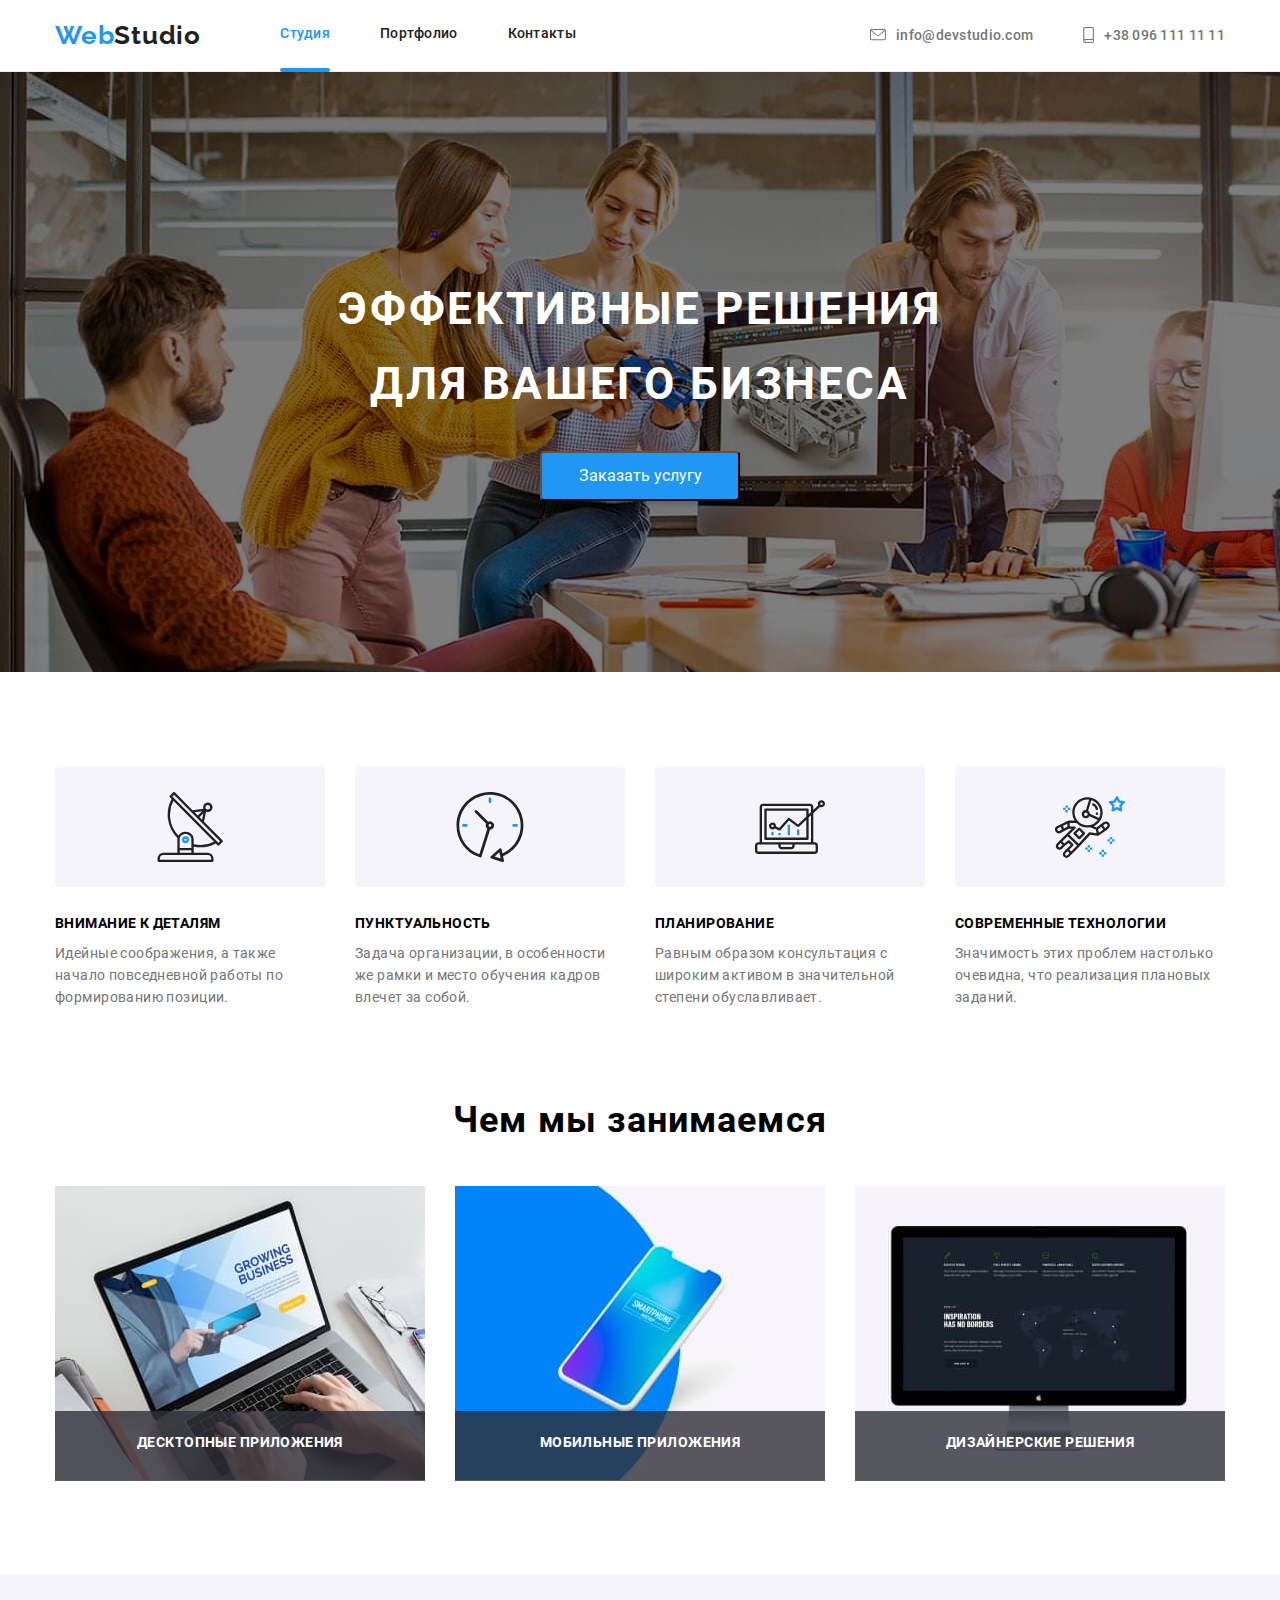
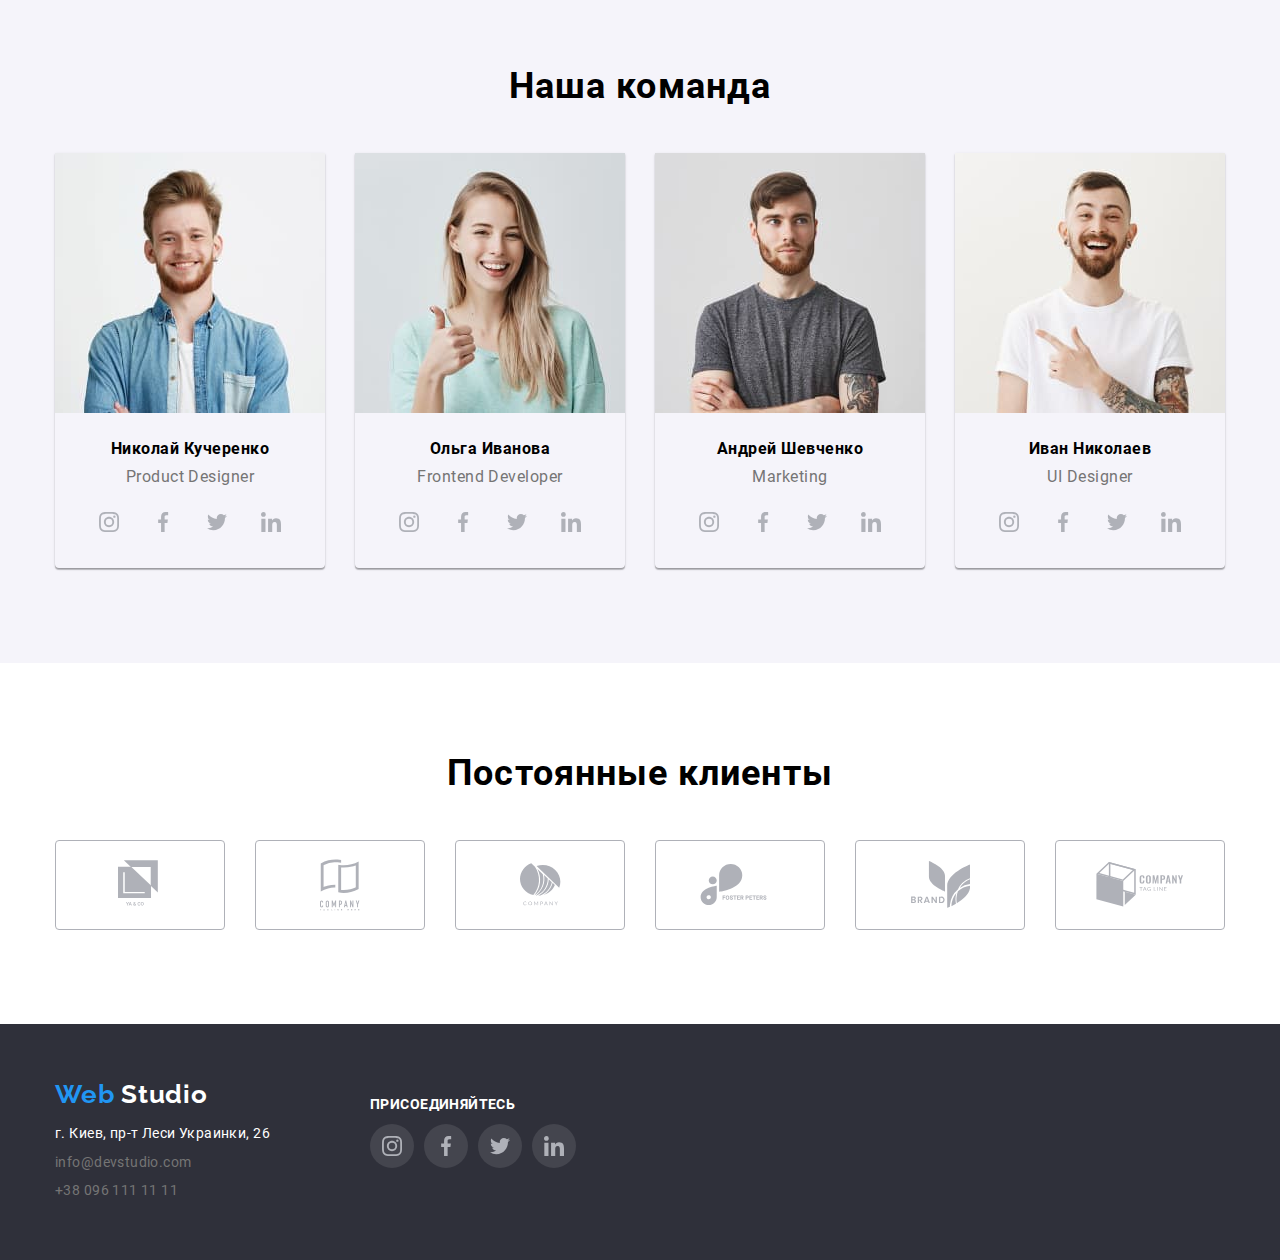
<file: index.html>
<!DOCTYPE html>
<html lang="ru">
  <head>
    <meta charset="UTF-8" />
    <meta name="viewport" content="width=device-width, initial-scale=1.0" />
  <link rel="stylesheet" href="./fonts/">
   <link rel="stylesheet" href="./css/main.min.css">
    <title>WebStudio</title>
  </head>
  <body>
    <!-- ======================backdrop and modal=================================-->
      <div class="backdrop is-hidden" data-modal>
        <div class="modal">
          <form action="none">
            <p class="form-text">Оставьте свои данные, мы вам перезвоним</p>
            <div class="input-box">
              <label class="input-box__label">
                <input class="input-box__input" type="text" placeholder=" " />
                <span class="input-box__label--text">Имя</span>
      
                <svg class="input-box__label--icon" width="18" height="18">
                  <use href="./symbol-defs.svg#person">
      
                  </use>
                </svg>
      
      
              </label>
            </div>
            <div class="input-box">
              <label class="input-box__label">
                <input class="input-box__input" type="text" />
                <span class="input-box__label--text">Телефон</span>
                <svg class="input-box__label--icon" width="18" height="18">
                  <use href="./symbol-defs.svg#phone">
      
                  </use>
                </svg>
              </label>
            </div>
            <div class="input-box">
              <label class="input-box__label">
      
                <input class="input-box__input" type="text" />
                <span class="input-box__label--text">Почта</span>
                <svg class="input-box__label--icon" width="18" height="18">
                  <use href="./symbol-defs.svg#email">
      
                  </use>
                </svg>
              </label>
            </div>
      
            <div class="comment-box">
      
      
              <textarea class="comment" name="comment" id="comment" rows="8" placeholder="Комментарий"></textarea>
            </div>
            <div class="checkbox">
      
      
              <label class="checkbox__label">
                <input class="checkbox__input" type="checkbox" />
                <span class="checkbox__icon"></span>Соглашаюсь с рассылкой и принимаю
                <a class="checkbox__link" href="./README.md">Условия договора</a>
              </label>
            </div>
      
            <button class="button-close" type="button" data-modal-close></button>
      
            <button class="input-button" type="submit">Отправить
            </button>
      
          </form>
        </div>
      </div>
    <!--=========================Header navigation======================-->
    <header class="header">
      <div class="container header-container">
        <a class="logo" href="./index.html">
          Web<span class="logo-decore">Studio</span>
        </a>
        <nav class="nav">
          <ul class="nav__list">
            <li class="nav__items"><a class="link link--activ" href="./index.html">Студия</a></li>
            <li class="nav__items"><a class="link" href="./portfolio.html">Портфолио</a></li>
            <li class="nav__items"><a class="link" href="#footer">Контакты</a></li>
          </ul>
        </nav>
        <ul class="nav__list">
          <li class="nav__items"><a class="link link__cont" href="mailto:info@devstudio.com">
            <svg class="link__cont--symbol" width="16" height="12">
              <use href="./symbol-defs.svg#icon-envelope">
              </use>
            </svg>
            info@devstudio.com</a></li>
          <li class="nav__items"><a class="link link__cont" href="tel:+380961111111">
            <svg class="link__cont--symbol"  width="11" height="16">
              <use href="./symbol-defs.svg#icon-smartphone">
              </use>
            </svg>
            +38 096 111 11 11</a></li>
        </ul>
      </div>
    </header>
    <main>
    <!--========================section hero================================-->
   
    <section class="hero">
      <div class="container hero-container">
        <h1 class="hero-container__title">Эффективные решения <span class="hero-container__title--decor">для вашего бизнеса</span>
        </h1>
        <!-- <img src="./images/squoosh/Bg.jpg" alt="backgroung-image" /> -->
        <button class="button" type="button" data-modal-open>Заказать услугу</button>
      </div>
    </section>
    <!--========================section business==========================-->

    <section>
      <div class="container business">
      <ul class="business__list">
        <li class="business__item">
            <div class="business__box">
              <svg class="business__symbol">
                <use href="./symbol-defs.svg#icon-Group"></use>
              </svg>
            </div>
          <h2 class="business__title">Внимание к деталям</h2>
          <p class="business__text">
            Идейные соображения, а также начало повседневной работы по
            формированию позиции.
          </p>
        </li>
        <li class="business__item">
          <div class="business__box">
            <svg class="business__symbol">
              <use href="./symbol-defs.svg#icon-clock"></use>
            </svg>
          </div>
          <h2 class="business__title">Пунктуальность</h2>
          <p class="business__text">
            Задача организации, в особенности же рамки и место обучения кадров
            влечет за собой.
          </p>
        </li>
        <li class="business__item">
          <div class="business__box">
            <svg class="business__symbol">
              <use href="./symbol-defs.svg#icon-diagram"></use>
            </svg>
          </div>
          <h2 class="business__title">Планирование</h2>
          <p class="business__text">
            Равным образом консультация с широким активом в значительной степени
            обуславливает.
          </p>
        </li>
        <li class="business__item">
          <div class="business__box">
            <svg class="business__symbol">
              <use href="./symbol-defs.svg#icon-astronaut"></use>
            </svg>
          </div>
          <h2 class="business__title">Современные технологии</h2>
          <p class="business__text">
            Значимость этих проблем настолько очевидна, что реализация плановых
            заданий.
          </p>
        </li>
      </ul>
      <h3 class="other-title">Чем мы занимаемся</h3>
      <ul class="business__list">
        <li class="business__image-box">
          <img src="./images/squoosh/business.jpg" alt="noot1" width="370" />
          <p class="business__image-box--text">Десктопные приложения</p>
        </li>
        <li class="business__image-box">
          <img src="./images/squoosh/mobile_app.jpg" alt="noot" width="370" />
        <p class="business__image-box--text">Мобильные приложения</p>
      </li>
        <li class="business__image-box">
          <img src="./images/squoosh/borders.jpg" alt="noot2" width="370" />
          <p class="business__image-box--text">Дизайнерские решения</p>
        </li>
      </ul>
      </div>
    </section>
    <!--========================section team==============================-->

    <section class="team">
      <div class="container team-container">
      <h2 class="other-title">Наша команда</h2>
      <ul class="team-container__list">
        <li class="team-container__item">
          <img class="team-container__image" src="./images/squoosh/nikolay.jpg" alt="Nikolay" width="270" />
          <h3 class="team-container__title">Николай Кучеренко</h3>
          <p class="team-container__text">Product Designer</p>
          <ul class="symbol-list">
            <li class="symbol-list__item"><a class="symbol-list__link" href="https://www.instagram.com/" target="_blank"
                rel="noopener noreferer" >
              <svg class="symbol-list__image">
                <use href="./symbol-defs.svg#icon-instagram"></use>
              </svg></a> </li>
            <li class="symbol-list__item"><a class="symbol-list__link" href="https://www.facebook.com/" target="_blank" rel="noopener noreferer">
              <svg class="symbol-list__image">
                <use href="./symbol-defs.svg#icon-facebook"></use>
              </svg></a></li>
            <li class="symbol-list__item"><a class="symbol-list__link" href="https://www.twitter.com/" target="_blank" rel="noopener noreferer">
              <svg class="symbol-list__image">
                <use href="./symbol-defs.svg#icon-twitter"></use>
              </svg></a></li>
            <li class="symbol-list__item"><a class="symbol-list__link" href="https://www.linkedin.com/" target="_blank" rel="noopener noreferer">
              <svg class="symbol-list__image">
                <use href="./symbol-defs.svg#icon-linkedin"></use>
              </svg></a></li>
          </ul>
        </li>
        <li class="team-container__item">
          <img class="team-container__image" src="./images/squoosh/olga.jpg" alt="Olga" width="270" />
          <h3 class="team-container__title">Ольга Иванова</h3>
          <p class="team-container__text">Frontend Developer</p>
              <ul class="symbol-list">
                <li class="symbol-list__item"><a class="symbol-list__link" href="https://www.instagram.com/" target="_blank"
                    rel="noopener noreferer">
                    <svg class="symbol-list__image">
                      <use href="./symbol-defs.svg#icon-instagram"></use>
                    </svg></a> </li>
                <li class="symbol-list__item"><a class="symbol-list__link" href="https://www.facebook.com/" target="_blank"
                    rel="noopener noreferer">
                    <svg class="symbol-list__image">
                      <use href="./symbol-defs.svg#icon-facebook"></use>
                    </svg></a></li>
                <li class="symbol-list__item"><a class="symbol-list__link" href="https://www.twitter.com/" target="_blank"
                    rel="noopener noreferer">
                    <svg class="symbol-list__image">
                      <use href="./symbol-defs.svg#icon-twitter"></use>
                    </svg></a></li>
                <li class="symbol-list__item"><a class="symbol-list__link" href="https://www.linkedin.com/" target="_blank"
                    rel="noopener noreferer">
                    <svg class="symbol-list__image">
                      <use href="./symbol-defs.svg#icon-linkedin"></use>
                    </svg></a></li>
              </ul>
        </li>
        <li class="team-container__item">
          <img class="team-container__image" src="./images/squoosh/andry.jpg" alt="Andry" width="270" />
          <h3 class="team-container__title">Андрей Шевченко</h3>
          <p class="team-container__text">Marketing</p>
              <ul class="symbol-list">
                <li class="symbol-list__item"><a class="symbol-list__link" href="https://www.instagram.com/" target="_blank"
                    rel="noopener noreferer">
                    <svg class="symbol-list__image">
                      <use href="./symbol-defs.svg#icon-instagram"></use>
                    </svg></a> </li>
                <li class="symbol-list__item"><a class="symbol-list__link" href="https://www.facebook.com/" target="_blank"
                    rel="noopener noreferer">
                    <svg class="symbol-list__image">
                      <use href="./symbol-defs.svg#icon-facebook"></use>
                    </svg></a></li>
                <li class="symbol-list__item"><a class="symbol-list__link" href="https://www.twitter.com/" target="_blank"
                    rel="noopener noreferer">
                    <svg class="symbol-list__image">
                      <use href="./symbol-defs.svg#icon-twitter"></use>
                    </svg></a></li>
                <li class="symbol-list__item"><a class="symbol-list__link" href="https://www.linkedin.com/" target="_blank"
                    rel="noopener noreferer">
                    <svg class="symbol-list__image">
                      <use href="./symbol-defs.svg#icon-linkedin"></use>
                    </svg></a></li>
              </ul>
        </li>
        <li class="team-container__item">
          <img class="team-container__image" src="./images/squoosh/ivan.jpg" alt="Ivan" width="270" />
          <h3 class="team-container__title">Иван Николаев</h3>
          <p class="team-container__text">UI Designer</p>
              <ul class="symbol-list">
                <li class="symbol-list__item"><a class="symbol-list__link" href="https://www.instagram.com/" target="_blank"
                    rel="noopener noreferer">
                    <svg class="symbol-list__image">
                      <use href="./symbol-defs.svg#icon-instagram"></use>
                    </svg></a> </li>
                <li class="symbol-list__item"><a class="symbol-list__link" href="https://www.facebook.com/" target="_blank"
                    rel="noopener noreferer">
                    <svg class="symbol-list__image">
                      <use href="./symbol-defs.svg#icon-facebook"></use>
                    </svg></a></li>
                <li class="symbol-list__item"><a class="symbol-list__link" href="https://www.twitter.com/" target="_blank"
                    rel="noopener noreferer">
                    <svg class="symbol-list__image">
                      <use href="./symbol-defs.svg#icon-twitter"></use>
                    </svg></a></li>
                <li class="symbol-list__item"><a class="symbol-list__link" href="https://www.linkedin.com/" target="_blank"
                    rel="noopener noreferer">
                    <svg class="symbol-list__image">
                      <use href="./symbol-defs.svg#icon-linkedin"></use>
                    </svg></a></li>
              </ul>
        </li>
      </ul>
      </div>
    </section>
    <!-- =============================clients================================ -->
    <section class="clients">
      <div class="container clients-box">
      <h2 class="other-title">Постоянные клиенты</h2>
      
        <ul class="clients-box__list">
          <li class="clients-box__item"><a class="clients-box__link" href=""><svg class="clients-box__symbol" width="44"
                height="49">
                <use href="./symbol-defs.svg#icon-logo-1"></use>
              </svg></a> </li>
          <li class="clients-box__item"><a class="clients-box__link" href=""><svg class="clients-box__symbol" width="40"
                height="52">
                <use href="./symbol-defs.svg#icon-logo-2"></use>
              </svg></a> </li>
              <li class="clients-box__item"><a class="clients-box__link" href=""><svg class="clients-box__symbol" width="41"
                    height="43">
                    <use href="./symbol-defs.svg#icon-logo-3"></use>
                  </svg></a> </li>
                  <li class="clients-box__item"><a class="clients-box__link" href=""><svg class="clients-box__symbol" width="80"
                        height="42">
                        <use href="./symbol-defs.svg#icon-logo-4"></use>
                      </svg></a> </li>
                      <li class="clients-box__item"><a class="clients-box__link" href=""><svg class="clients-box__symbol" width="59"
                            height="47">
                            <use href="./symbol-defs.svg#icon-logo-5"></use>
                          </svg></a> </li>
                          <li class="clients-box__item"><a class="clients-box__link" href=""><svg class="clients-box__symbol" width="88"
                                height="45">
                                <use href="./symbol-defs.svg#icon-logo-6"></use>
                              </svg></a> </li>
        </ul>
      </div>
    </section>
    </main>
    <!--=========================footer=============================== -->
    <footer id="footer" class="footer">
      <div class="container footer-box">
      

        <address class="address">
            <a class="logo " href="./index.html">Web
              <span class="logo-footer">Studio</span>
            </a>
          <ul class="address__list">
            <li class="address__item">
              <a class="address__link address__link--map "
                href="https://goo.gl/maps/5dLGJM3JufGwCpMH7"
                target="_blank"
                rel="noopener noreferer "
                >г. Киев, пр-т Леси Украинки, 26</a
              >
            </li>
            <li class="address__item"><a class="address__link" href="mailto:info@devstudio.com">info@devstudio.com </a></li>
            <li class="address__item"><a class="address__link" href="tel:+380961111111">+38 096 111 11 11</a></li>
          </ul>
        </address>
        <div class="symbol-box">
          <h3 class="symbol-box__title">ПРИСОЕДИНЯЙТЕСЬ</h3>
            <ul class="symbol-list">
              <li class="symbol-list__item symbol-list__item--decor"><a class="symbol-list__link" href="https://www.instagram.com/" target="_blank"
                  rel="noopener noreferer">
                  <svg class="symbol-list__image">
                    <use href="./symbol-defs.svg#icon-instagram"></use>
                  </svg></a> </li>
              <li class="symbol-list__item symbol-list__item--decor"><a class="symbol-list__link" href="https://www.facebook.com/" target="_blank"
                  rel="noopener noreferer">
                  <svg class="symbol-list__image">
                    <use href="./symbol-defs.svg#icon-facebook"></use>
                  </svg></a></li>
              <li class="symbol-list__item symbol-list__item--decor"><a class="symbol-list__link" href="https://www.twitter.com/" target="_blank"
                  rel="noopener noreferer">
                  <svg class="symbol-list__image">
                    <use href="./symbol-defs.svg#icon-twitter"></use>
                  </svg></a></li>
              <li class="symbol-list__item symbol-list__item--decor"><a class="symbol-list__link" href="https://www.linkedin.com/" target="_blank"
                  rel="noopener noreferer">
                  <svg class="symbol-list__image">
                    <use href="./symbol-defs.svg#icon-linkedin"></use>
                  </svg></a></li>
            </ul>
        </div>
      </div>
    </footer>
    <script src="./JS/modal.js"></script>
  </body>
</html>
</file>
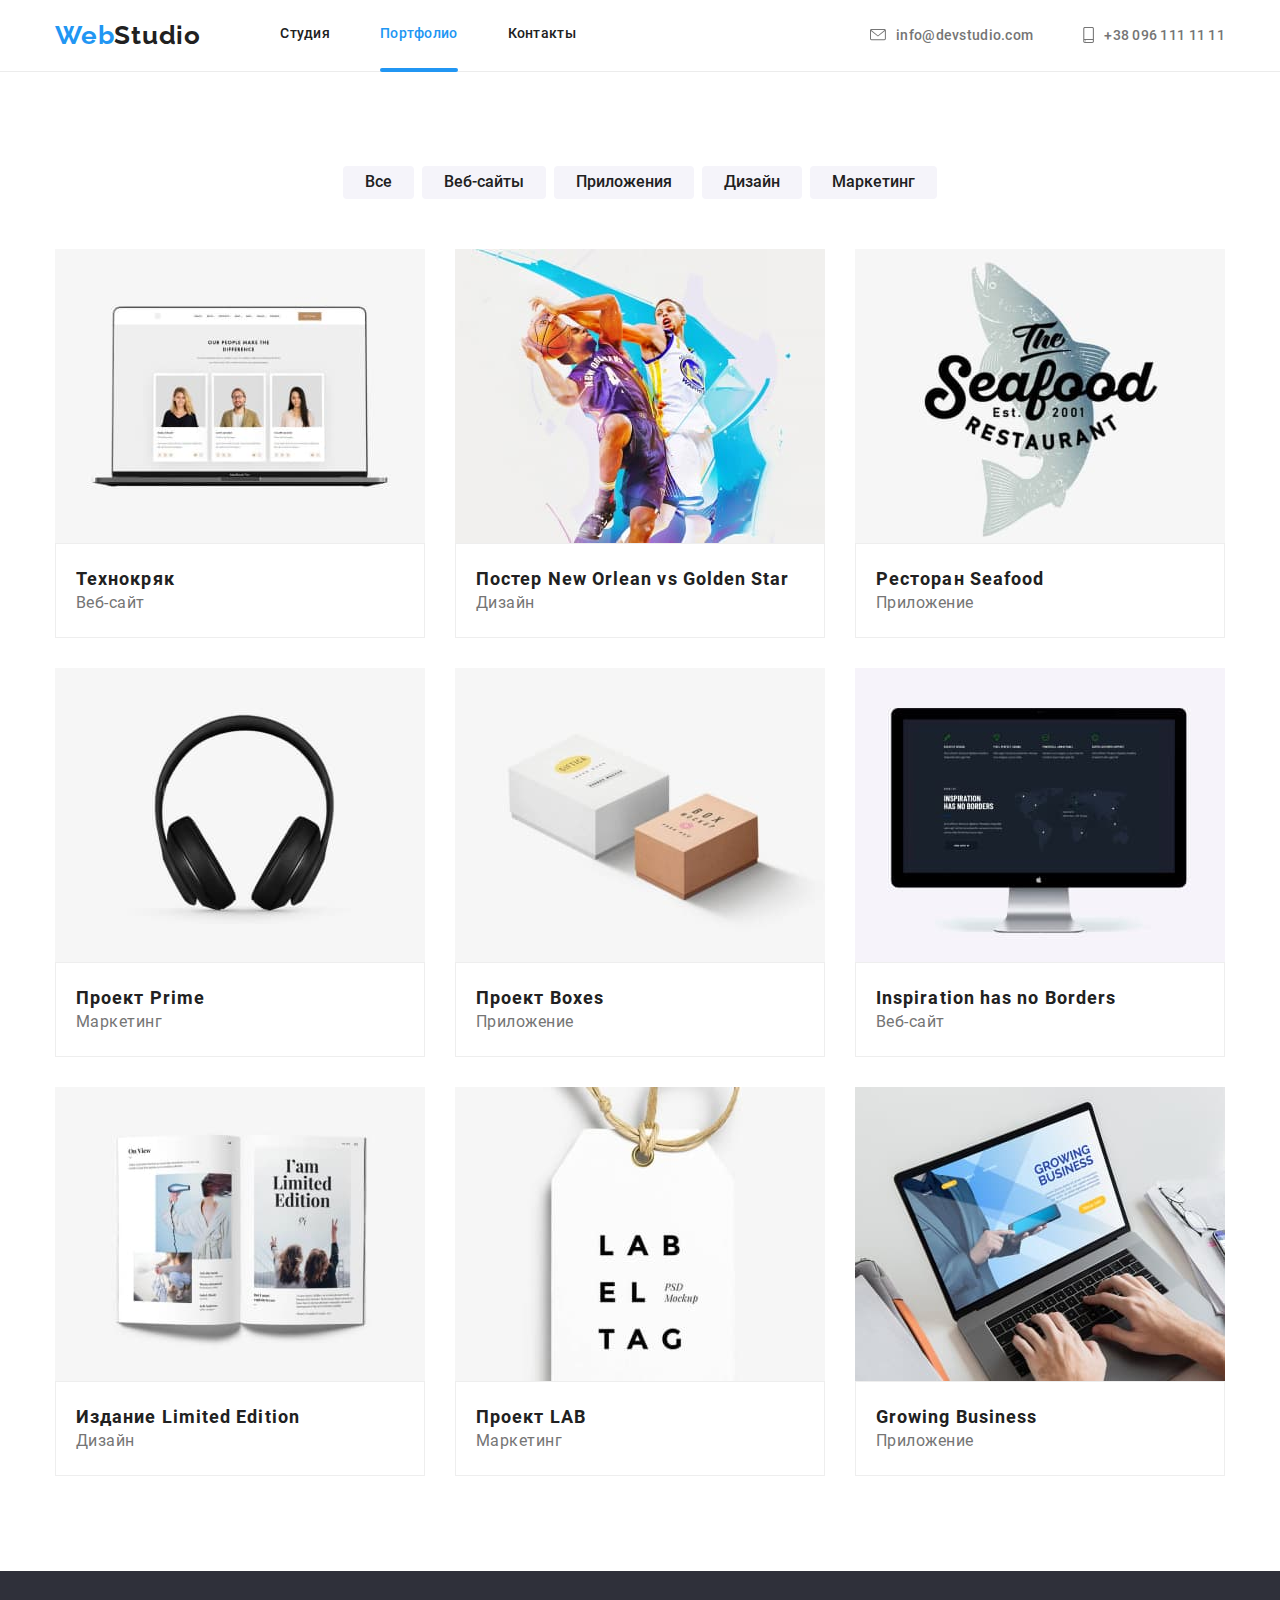
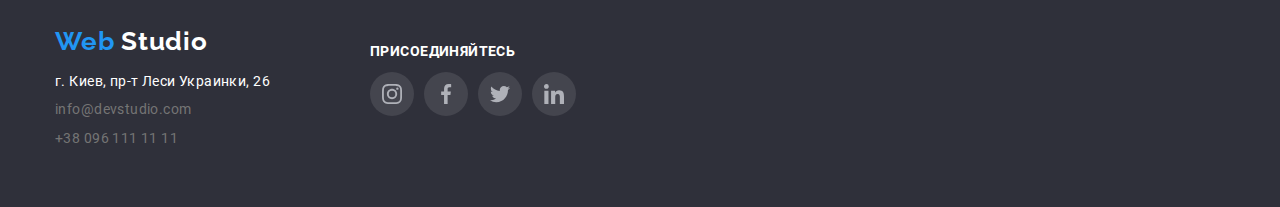
<file: portfolio.html>
<!DOCTYPE html>
<html lang="ru">

<head>
    <meta charset="UTF-8" />
    <meta name="viewport" content="width=device-width, initial-scale=1.0" />
    <link rel="stylesheet" href="./css/main.min.css">
    <title>WebStudio</title>
</head>

<body>
    <!--=========================Header navigation======================-->
<header class="header">
    <div class="container header-container">
        <a class="logo" href="./index.html">
            Web<span class="logo-decore">Studio</span>
        </a>
        <nav class="nav">
            <ul class="nav__list">
                <li class="nav__items"><a class="link" href="./index.html">Студия</a></li>
                <li class="nav__items"><a class="link link--activ" href="./portfolio.html">Портфолио</a></li>
                <li class="nav__items"><a class="link" href="#footer">Контакты</a></li>
            </ul>
        </nav>
        <ul class="nav__list">
            <li class="nav__items"><a class="link link__cont" href="mailto:info@devstudio.com">
                    <svg class="link__cont--symbol" width="16" height="12">
                        <use href="./symbol-defs.svg#icon-envelope">
                        </use>
                    </svg>
                    info@devstudio.com</a></li>
            <li class="nav__items"><a class="link link__cont" href="tel:+380961111111">
                    <svg class="link__cont--symbol" width="11" height="16">
                        <use href="./symbol-defs.svg#icon-smartphone">
                        </use>
                    </svg>
                    +38 096 111 11 11</a></li>
        </ul>
    </div>
</header>
  
   <main>
        <!-- ========================section navigation portfolio======================= -->
   <section>
       <div class="container filter-box">
       <h1 class="filter-box__title"> Фильтры</h1>
<ul class="filter-box__list">
    <li class="filter-box__item"><button type="button" class="filter-box__button">Все</button></li>
    <li class="filter-box__item"><button type="button" class="filter-box__button">Веб-сайты</button></li>
    <li class="filter-box__item"><button type="button" class="filter-box__button">Приложения</button></li>
    <li class="filter-box__item"><button type="button" class="filter-box__button">Дизайн</button></li>
    <li class="filter-box__item"><button type="button" class="filter-box__button">Маркетинг</button></li>
</ul>
</div>
   </section>
   <!-- =======================section portfolio============================ -->
   <section>
       <div class="container">
       <ul class="portfolio-list">
           <li class="portfolio-list__item">
               <a  class="portfolio-list__link" href="">
                   <div class="hidden-box">
                   <img src="./images/squoosh/tehnocrack.jpg" width="370" height="295" alt="технокряк">
                <p class="hidden-box__text">Lorem ipsum, dolor sit amet consectetur adipisicing elit. Omnis quia molestias, consequuntur, dolore accusantium
                    cumque impedit maxime iusto quidem officia nulla perspiciatis! Quos eum nihil consequatur labore! Dolor, soluta
                    maxime!</p>
                </div>
                   <div class="portfolio-list__text-box">
                   <h2 class="portfolio-list__title">Технокряк</h2>
                   <p class="portfolio-list__text">Веб-сайт</p>
                </div>
                
               </a>
           </li>
           <li class="portfolio-list__item">
               <a class="portfolio-list__link"  href="">
                <div class="hidden-box">
                   <img src="./images/squoosh/neworlean.jpg" width="370" height="295" alt=" баскетболисты">
                   <p class="hidden-box__text">Lorem ipsum dolor sit amet consectetur, adipisicing elit. Fugiat sint, cupiditate at maxime doloremque ipsum sed incidunt! Iusto, ipsa atque molestias beatae sapiente culpa debitis blanditiis aliquid. Voluptates, corrupti beatae.</p>
                </div>
                <div class="portfolio-list__text-box">
                   <h2 class="portfolio-list__title">Постер New Orlean vs Golden Star</h2>
                   <p class="portfolio-list__text">Дизайн</p>
                   </div>
               </a>
           </li>
           <li class="portfolio-list__item">
               <a class="portfolio-list__link"  href="">
                <div class="hidden-box">
                   <img src="./images/squoosh/seafood.jpg" width="370" height="295" alt="морепродукты">
                    <p class="hidden-box__text">Lorem ipsum dolor sit amet consectetur, adipisicing elit. Fugiat sint, cupiditate at maxime
                        doloremque ipsum sed incidunt! Iusto, ipsa atque molestias beatae sapiente culpa debitis blanditiis aliquid.
                        Voluptates, corrupti beatae.</p>
                    </div>
                <div class="portfolio-list__text-box">
                   <h2 class="portfolio-list__title">Ресторан Seafood</h2>
                   <p class="portfolio-list__text">Приложение</p>
                   </div>
               </a>
           </li>
           <li class="portfolio-list__item">
               <a class="portfolio-list__link"  href="">
                <div class="hidden-box">
                   <img src="./images/squoosh/projectprime.jpg" width="370" height="295" alt="наушники">
                    <p class="hidden-box__text">Lorem ipsum dolor sit amet consectetur, adipisicing elit. Fugiat sint, cupiditate at maxime
                        doloremque ipsum sed incidunt! Iusto, ipsa atque molestias beatae sapiente culpa debitis blanditiis aliquid.
                        Voluptates, corrupti beatae.</p>
                    </div>
                <div class="portfolio-list__text-box">
                   <h2 class="portfolio-list__title">Проект Prime</h2>
                   <p class="portfolio-list__text">Маркетинг</p>
                   </div>
               </a>
           </li>
           <li class="portfolio-list__item">
               <a class="portfolio-list__link"  href="">
                <div class="hidden-box">
                   <img src="./images/squoosh/boxes.jpg" width="370" height="295" alt="коробки">
                    <p class="hidden-box__text">Lorem ipsum dolor sit amet consectetur, adipisicing elit. Fugiat sint, cupiditate at maxime
                        doloremque ipsum sed incidunt! Iusto, ipsa atque molestias beatae sapiente culpa debitis blanditiis aliquid.
                        Voluptates, corrupti beatae.</p>
                    </div>
                <div class="portfolio-list__text-box">
                   <h2 class="portfolio-list__title">Проект Boxes</h2>
                   <p class="portfolio-list__text">Приложение</p>
                   </div>
               </a>
           </li>
           <li class="portfolio-list__item">
               <a class="portfolio-list__link"  href="">
                        <div class="hidden-box">
                   <img src="./images/squoosh/borders.jpg" width="370" height="295" alt="монитор">
                    <p class="hidden-box__text">Lorem ipsum dolor sit amet consectetur, adipisicing elit. Fugiat sint, cupiditate at maxime
                        doloremque ipsum sed incidunt! Iusto, ipsa atque molestias beatae sapiente culpa debitis blanditiis aliquid.
                        Voluptates, corrupti beatae.</p>
                    </div>
                <div class="portfolio-list__text-box">
                   <h2 class="portfolio-list__title">Inspiration has no Borders</h2>
                   <p class="portfolio-list__text">Веб-сайт</p>
                   </div>
               </a>
           </li>
           <li class="portfolio-list__item">
               <a class="portfolio-list__link"  href="">
                <div class="hidden-box">
                   <img src="./images/squoosh/limited.jpg" width="370" height="295" alt="журнал">
                    <p class="hidden-box__text">Lorem ipsum dolor sit amet consectetur, adipisicing elit. Fugiat sint, cupiditate at maxime
                        doloremque ipsum sed incidunt! Iusto, ipsa atque molestias beatae sapiente culpa debitis blanditiis aliquid.
                        Voluptates, corrupti beatae.</p>
                    </div>
                <div class="portfolio-list__text-box">
                   <h2 class="portfolio-list__title">Издание Limited Edition</h2>
                   <p class="portfolio-list__text">Дизайн</p>
                   </div>
               </a>
           </li>
           <li class="portfolio-list__item">
               <a class="portfolio-list__link"  href="">
                <div class="hidden-box">
                   <img src="./images/squoosh/lab.jpg" width="370" height="295" alt="этикетка">
                    <p class="hidden-box__text">Lorem ipsum dolor sit amet consectetur, adipisicing elit. Fugiat sint, cupiditate at maxime
                        doloremque ipsum sed incidunt! Iusto, ipsa atque molestias beatae sapiente culpa debitis blanditiis aliquid.
                        Voluptates, corrupti beatae.</p>
                    </div>
                <div class="portfolio-list__text-box">
                   <h2 class="portfolio-list__title">Проект LAB</h2>
                   <p class="portfolio-list__text">Маркетинг</p>
                   </div>
               </a>
           </li>
           <li class="portfolio-list__item">
               <a class="portfolio-list__link"  href="">
                <div class="hidden-box">
                   <img src="./images/squoosh/business.jpg" width="370" height="295" alt="ноутбук">
                    <p class="hidden-box__text">Lorem ipsum dolor sit amet consectetur, adipisicing elit. Fugiat sint, cupiditate at maxime
                        doloremque ipsum sed incidunt! Iusto, ipsa atque molestias beatae sapiente culpa debitis blanditiis aliquid.
                        Voluptates, corrupti beatae.</p>
                    </div>
                <div class="portfolio-list__text-box">
                   <h2 class="portfolio-list__title">Growing Business</h2>
                   <p class="portfolio-list__text">Приложение</p>
                   </div>
               </a>
           </li>
       </ul>
    </div>
   </section>
</main>
    <!--=========================footer=============================== -->
<footer id="footer" class="footer">
    <div class="container footer-box">


        <address class="address">
            <a class="logo " href="./index.html">Web
                <span class="logo-footer">Studio</span>
            </a>
            <ul class="address__list">
                <li class="address__item">
                    <a class="address__link address__link--map " href="https://goo.gl/maps/5dLGJM3JufGwCpMH7"
                        target="_blank" rel="noopener noreferer ">г. Киев, пр-т Леси Украинки, 26</a>
                </li>
                <li class="address__item"><a class="address__link" href="mailto:info@devstudio.com">info@devstudio.com
                    </a></li>
                <li class="address__item"><a class="address__link" href="tel:+380961111111">+38 096 111 11 11</a></li>
            </ul>
        </address>
        <div class="symbol-box">
            <h3 class="symbol-box__title">ПРИСОЕДИНЯЙТЕСЬ</h3>
            <ul class="symbol-list">
                <li class="symbol-list__item symbol-list__item--decor"><a class="symbol-list__link"
                        href="https://www.instagram.com/" target="_blank" rel="noopener noreferer">
                        <svg class="symbol-list__image">
                            <use href="./symbol-defs.svg#icon-instagram"></use>
                        </svg></a> </li>
                <li class="symbol-list__item symbol-list__item--decor"><a class="symbol-list__link"
                        href="https://www.facebook.com/" target="_blank" rel="noopener noreferer">
                        <svg class="symbol-list__image">
                            <use href="./symbol-defs.svg#icon-facebook"></use>
                        </svg></a></li>
                <li class="symbol-list__item symbol-list__item--decor"><a class="symbol-list__link"
                        href="https://www.twitter.com/" target="_blank" rel="noopener noreferer">
                        <svg class="symbol-list__image">
                            <use href="./symbol-defs.svg#icon-twitter"></use>
                        </svg></a></li>
                <li class="symbol-list__item symbol-list__item--decor"><a class="symbol-list__link"
                        href="https://www.linkedin.com/" target="_blank" rel="noopener noreferer">
                        <svg class="symbol-list__image">
                            <use href="./symbol-defs.svg#icon-linkedin"></use>
                        </svg></a></li>
            </ul>
        </div>
    </div>
</footer>
    </body>
    
    </html>
</file>
<file: css/main.min.css>
ul{padding:0;margin:0}@font-face{font-family:"Roboto";font-style:normal;font-weight:400;src:url("../fonts/roboto-v20-latin_cyrillic-ext_cyrillic-regular.eot");src:local("Roboto"),local("Roboto-Regular"),url("../fonts/roboto-v20-latin_cyrillic-ext_cyrillic-regular.eot?#iefix") format("embedded-opentype"),url("../fonts/roboto-v20-latin_cyrillic-ext_cyrillic-regular.woff2") format("woff2"),url("../fonts/roboto-v20-latin_cyrillic-ext_cyrillic-regular.woff") format("woff"),url("../fonts/roboto-v20-latin_cyrillic-ext_cyrillic-regular.ttf") format("truetype"),url("../fonts/roboto-v20-latin_cyrillic-ext_cyrillic-regular.svg#Roboto") format("svg")}@font-face{font-family:"Roboto";font-style:normal;font-weight:500;src:url("../fonts/roboto-v20-latin_cyrillic-ext_cyrillic-500.eot");src:local("Roboto Medium"),local("Roboto-Medium"),url("../fonts/roboto-v20-latin_cyrillic-ext_cyrillic-500.eot?#iefix") format("embedded-opentype"),url("../fonts/roboto-v20-latin_cyrillic-ext_cyrillic-500.woff2") format("woff2"),url("../fonts/roboto-v20-latin_cyrillic-ext_cyrillic-500.woff") format("woff"),url("../fonts/roboto-v20-latin_cyrillic-ext_cyrillic-500.ttf") format("truetype"),url("../fonts/roboto-v20-latin_cyrillic-ext_cyrillic-500.svg#Roboto") format("svg")}@font-face{font-family:"Roboto";font-style:normal;font-weight:700;src:url("../fonts/roboto-v20-latin_cyrillic-ext_cyrillic-700.eot");src:local("Roboto Bold"),local("Roboto-Bold"),url("../fonts/roboto-v20-latin_cyrillic-ext_cyrillic-700.eot?#iefix") format("embedded-opentype"),url("../fonts/roboto-v20-latin_cyrillic-ext_cyrillic-700.woff2") format("woff2"),url("../fonts/roboto-v20-latin_cyrillic-ext_cyrillic-700.woff") format("woff"),url("../fonts/roboto-v20-latin_cyrillic-ext_cyrillic-700.ttf") format("truetype"),url("../fonts/roboto-v20-latin_cyrillic-ext_cyrillic-700.svg#Roboto") format("svg")}@font-face{font-family:"Roboto";font-style:normal;font-weight:900;src:url("../fonts/roboto-v20-latin_cyrillic-ext_cyrillic-900.eot");src:local("Roboto Black"),local("Roboto-Black"),url("../fonts/roboto-v20-latin_cyrillic-ext_cyrillic-900.eot?#iefix") format("embedded-opentype"),url("../fonts/roboto-v20-latin_cyrillic-ext_cyrillic-900.woff2") format("woff2"),url("../fonts/roboto-v20-latin_cyrillic-ext_cyrillic-900.woff") format("woff"),url("../fonts/roboto-v20-latin_cyrillic-ext_cyrillic-900.ttf") format("truetype"),url("../fonts/roboto-v20-latin_cyrillic-ext_cyrillic-900.svg#Roboto") format("svg")}@font-face{font-family:"Raleway";font-style:normal;font-weight:400;src:url("../fonts/raleway-v18-latin-regular.eot");src:local(""),url("../fonts/raleway-v18-latin-regular.eot?#iefix") format("embedded-opentype"),url("../fonts/raleway-v18-latin-regular.woff2") format("woff2"),url("../fonts/raleway-v18-latin-regular.woff") format("woff"),url("../fonts/raleway-v18-latin-regular.ttf") format("truetype"),url("../fonts/raleway-v18-latin-regular.svg#Raleway") format("svg")}@font-face{font-family:"Raleway";font-style:normal;font-weight:700;src:url("../fonts/raleway-v18-latin-700.eot");src:local(""),url("../fonts/raleway-v18-latin-700.eot?#iefix") format("embedded-opentype"),url("../fonts/raleway-v18-latin-700.woff2") format("woff2"),url("../fonts/raleway-v18-latin-700.woff") format("woff"),url("../fonts/raleway-v18-latin-700.ttf") format("truetype"),url("../fonts/raleway-v18-latin-700.svg#Raleway") format("svg")}/*! modern-normalize v1.0.0 | MIT License | https://github.com/sindresorhus/modern-normalize */*,*::before,*::after{-webkit-box-sizing:border-box;box-sizing:border-box}:root{-moz-tab-size:4;-o-tab-size:4;tab-size:4}html{line-height:1.15;-webkit-text-size-adjust:100%}body{margin:0}body{font-family:system-ui,-apple-system,"Segoe UI",Roboto,Helvetica,Arial,sans-serif,"Apple Color Emoji","Segoe UI Emoji"}hr{height:0;color:inherit}abbr[title]{-webkit-text-decoration:underline dotted;text-decoration:underline dotted}b,strong{font-weight:bolder}code,kbd,samp,pre{font-family:ui-monospace, SFMono-Regular, Consolas, "Liberation Mono", Menlo, monospace;font-size:1em}small{font-size:80%}sub,sup{font-size:75%;line-height:0;position:relative;vertical-align:baseline}sub{bottom:-0.25em}sup{top:-0.5em}table{text-indent:0;border-color:inherit}button,input,optgroup,select,textarea{font-family:inherit;font-size:100%;line-height:1.15;margin:0}button,select{text-transform:none}button,[type="button"],[type="reset"],[type="submit"]{-webkit-appearance:button}::-moz-focus-inner{border-style:none;padding:0}:-moz-focusring{outline:1px dotted ButtonText}:-moz-ui-invalid{box-shadow:none}legend{padding:0}progress{vertical-align:baseline}::-webkit-inner-spin-button,::-webkit-outer-spin-button{height:auto}[type="search"]{-webkit-appearance:textfield;outline-offset:-2px}::-webkit-search-decoration{-webkit-appearance:none}::-webkit-file-upload-button{-webkit-appearance:button;font:inherit}summary{display:list-item}.button{width:200px;height:50px;background-color:#2196f3;color:#fff;-webkit-box-shadow:0px 4px 4px rgba(0,0,0,0.15);box-shadow:0px 4px 4px rgba(0,0,0,0.15);border-radius:4px;cursor:pointer}.container{max-width:1200px;margin-left:auto;margin-right:auto;padding-left:15px;padding-right:15px}body{font-family:"Roboto", sans-serif}ul{list-style:none}a{text-decoration:none}img{display:block;width:100%;height:auto}.logo{font-family:"Raleway";font-weight:700;font-size:26px;line-height:0.8;letter-spacing:0.03em;color:#2196f3;text-decoration:none}.logo-decore{color:#212121}.logo-footer{color:#fff}.link{font-weight:500;font-size:14px;line-height:0.88;color:#212121;letter-spacing:0.02em;text-decoration:none;-webkit-transition:color 250ms cubic-bezier(0.4, 0, 0.2, 1),fill 250ms cubic-bezier(0.4, 0, 0.2, 1);transition:color 250ms cubic-bezier(0.4, 0, 0.2, 1),fill 250ms cubic-bezier(0.4, 0, 0.2, 1)}.link:hover,.link:focus{color:#2196f3;fill:#2196f3}.link--activ{color:#2196f3}.link--activ::after{content:"";display:block;width:100%;height:4px;border-radius:2px;background-color:#2196f3;-webkit-transform:translateY(26px);transform:translateY(26px)}.link__cont{font-weight:500;font-size:14px;line-height:16px;color:#757575;fill:#757575;display:-webkit-box;display:-ms-flexbox;display:flex;-webkit-box-pack:center;-ms-flex-pack:center;justify-content:center;-webkit-box-align:center;-ms-flex-align:center;align-items:center}.link__cont--symbol{margin-right:10px}.header-container{display:-webkit-box;display:-ms-flexbox;display:flex;-webkit-box-pack:justify;-ms-flex-pack:justify;justify-content:space-between;-webkit-box-align:center;-ms-flex-align:center;align-items:center;padding-top:24px;padding-bottom:25px}.nav{margin-right:215px}.nav__list{display:-webkit-box;display:-ms-flexbox;display:flex}.nav__items:not(:last-child){margin-right:50px}.header{border-bottom:1px solid #ececec}.hero-container{text-align:center;padding:200px 250px;max-width:1600px;height:600px;background-image:-webkit-gradient(linear, left top, right top, from(rgba(0,0,0,0.5))),url(../images/squoosh/background-monitor.jpg);background-image:linear-gradient(to right, rgba(0,0,0,0.5)),url(../images/squoosh/background-monitor.jpg)}.hero-container__title{font-size:44px;line-height:1.7;letter-spacing:0.06em;text-transform:uppercase;margin-top:0;color:#fff;z-index:4}.hero-container__title--decor{display:block}.business{padding-top:95px;padding-bottom:95px}.business__list{display:-webkit-box;display:-ms-flexbox;display:flex;-webkit-box-pack:justify;-ms-flex-pack:justify;justify-content:space-between}.business__list:not(:last-child){margin-bottom:95px}.business__item{width:270px}.business__box{width:270px;height:120px;display:-webkit-box;display:-ms-flexbox;display:flex;-webkit-box-pack:center;-ms-flex-pack:center;justify-content:center;-webkit-box-align:center;-ms-flex-align:center;align-items:center;background-color:#f5f4fa;border-radius:4px;margin-bottom:30px}.business__symbol{width:70px;height:70px}.business__title{font-size:14px;line-height:0.9;letter-spacing:0.03em;text-transform:uppercase;margin-top:0}.business__text{font-size:14px;line-height:1.6;letter-spacing:0.03em;color:#757575;margin:0}.business__image-box{position:relative;width:370px}.business__image-box--text{position:absolute;bottom:-5%;width:100%;height:70px;background-color:rgba(47,48,58,0.8);font-weight:bold;font-size:14px;line-height:0.9;text-align:center;letter-spacing:0.03em;text-transform:uppercase;padding-top:25px;color:#fff}.other-title{font-size:36px;line-height:0.9;letter-spacing:0.03em;text-align:center;margin-top:0;margin-bottom:50px}.team{width:100%;background-color:#f5f4fa}.team-container{padding-top:95px;padding-bottom:95px}.team-container__list{display:-webkit-box;display:-ms-flexbox;display:flex;-webkit-box-pack:justify;-ms-flex-pack:justify;justify-content:space-between}.team-container__item{-webkit-box-shadow:0px 1px 3px rgba(0,0,0,0.12),0px 1px 1px rgba(0,0,0,0.14),0px 2px 1px rgba(0,0,0,0.2);box-shadow:0px 1px 3px rgba(0,0,0,0.12),0px 1px 1px rgba(0,0,0,0.14),0px 2px 1px rgba(0,0,0,0.2);border-radius:0px 0px 4px 4px}.team-container__image{margin-bottom:30px}.team-container__title{font-size:16px;line-height:0.8;letter-spacing:0.03em;text-align:center;margin-top:0}.team-container__text{font-size:16px;line-height:0.8;letter-spacing:0.03em;color:#757575;text-align:center;margin-top:0}.symbol-list{display:-webkit-box;display:-ms-flexbox;display:flex;-webkit-box-pack:center;-ms-flex-pack:center;justify-content:center;padding-bottom:24px}.symbol-list__item:not(:last-child){margin-right:10px}.symbol-list__image{width:20px;height:20px;fill:#afb1b8;-webkit-transition:fill 250ms cubic-bezier(0.4, 0, 0.2, 1);transition:fill 250ms cubic-bezier(0.4, 0, 0.2, 1)}.symbol-list__link{display:block;width:44px;height:44px;border-radius:50%;display:-webkit-box;display:-ms-flexbox;display:flex;-webkit-box-pack:center;-ms-flex-pack:center;justify-content:center;-webkit-box-align:center;-ms-flex-align:center;align-items:center;outline:0;-webkit-transition:background 250ms cubic-bezier(0.4, 0, 0.2, 1);transition:background 250ms cubic-bezier(0.4, 0, 0.2, 1)}.symbol-list__link:hover,.symbol-list__link:focus{background-color:#2196f3}.symbol-list__link:hover .symbol-list__image,.symbol-list__link:focus .symbol-list__image{fill:#fff}.clients-box{padding-top:94px;padding-bottom:94px}.clients-box__list{display:-webkit-box;display:-ms-flexbox;display:flex;-webkit-box-pack:justify;-ms-flex-pack:justify;justify-content:space-between;width:1170px}.clients-box__item{width:170px;height:90px}.clients-box__symbol{fill:#afb1b8;-webkit-transition:fill 250ms cubic-bezier(0.4, 0, 0.2, 1);transition:fill 250ms cubic-bezier(0.4, 0, 0.2, 1)}.clients-box__link{width:100%;height:100%;display:-webkit-box;display:-ms-flexbox;display:flex;-webkit-box-pack:center;-ms-flex-pack:center;justify-content:center;-webkit-box-align:center;-ms-flex-align:center;align-items:center;border:1px solid #afb1b8;border-radius:4px;outline:0;-webkit-transition:border 250ms cubic-bezier(0.4, 0, 0.2, 1);transition:border 250ms cubic-bezier(0.4, 0, 0.2, 1)}.clients-box__link:hover,.clients-box__link:focus{border:1px solid #2196f3}.clients-box__link:hover .clients-box__symbol,.clients-box__link:focus .clients-box__symbol{fill:#2196f3}.footer{width:100%;background-color:#2f303a}.footer-box{display:-webkit-box;display:-ms-flexbox;display:flex;padding-top:60px;padding-bottom:60px}.address{margin-right:100px}.address .logo{display:inline-block;margin-bottom:20px;font-style:normal}.address__list{display:block}.address__item:not(:last-child){margin-bottom:10px}.address__link{font-size:14px;line-height:0.6;font-style:normal;letter-spacing:0.03em;text-decoration:none;color:#757575}.address__link--map{color:#fff}.symbol-box{display:inline-block}.symbol-box__title{font-size:14px;line-height:0.9;letter-spacing:0.03em;text-transform:uppercase;color:#fff}.symbol-list__item--decor{border-radius:50%;background-color:rgba(255,255,255,0.1)}.portfolio-list{width:1170px;display:-webkit-box;display:-ms-flexbox;display:flex;-ms-flex-wrap:wrap;flex-wrap:wrap;padding-bottom:95px}.portfolio-list__item{-ms-flex-preferred-size:calc((100% - 60px) / 3);flex-basis:calc((100% - 60px) / 3);margin-right:30px}.portfolio-list__item:nth-child(3n){margin-right:0}.portfolio-list__item:nth-child(-n+6){margin-bottom:30px}.portfolio-list__link{display:block;-webkit-transition:-webkit-box-shadow 250ms cubic-bezier(0.4, 0, 0.2, 1);transition:-webkit-box-shadow 250ms cubic-bezier(0.4, 0, 0.2, 1);transition:box-shadow 250ms cubic-bezier(0.4, 0, 0.2, 1);transition:box-shadow 250ms cubic-bezier(0.4, 0, 0.2, 1), -webkit-box-shadow 250ms cubic-bezier(0.4, 0, 0.2, 1)}.portfolio-list__link:hover,.portfolio-list__link:focus{-webkit-box-shadow:0px 1px 1px rgba(0,0,0,0.12),0px 4px 4px rgba(0,0,0,0.06),1px 4px 6px rgba(0,0,0,0.16);box-shadow:0px 1px 1px rgba(0,0,0,0.12),0px 4px 4px rgba(0,0,0,0.06),1px 4px 6px rgba(0,0,0,0.16);outline:1px solid #eee}.portfolio-list__title{font-weight:bold;font-size:18px;line-height:0.5;letter-spacing:0.06em;color:#212121;margin-top:0}.portfolio-list__text{font-size:16px;line-height:0.5;letter-spacing:0.03em;color:#757575;margin-bottom:0}.portfolio-list__text-box{padding:30px 20px;border:1px solid #eee}.hidden-box{position:relative;width:370px;height:294px;overflow:hidden}.hidden-box__text{position:absolute;top:0;bottom:0;left:0;right:0;margin:0;padding:25px 20px;font-size:18px;line-height:1.6;letter-spacing:0.03em;-webkit-transform:translateY(101%);transform:translateY(101%);background-color:rgba(33,150,243,0.9);color:#fff;-webkit-transition:-webkit-transform 250ms cubic-bezier(0.4, 0, 0.2, 1);transition:-webkit-transform 250ms cubic-bezier(0.4, 0, 0.2, 1);transition:transform 250ms cubic-bezier(0.4, 0, 0.2, 1);transition:transform 250ms cubic-bezier(0.4, 0, 0.2, 1), -webkit-transform 250ms cubic-bezier(0.4, 0, 0.2, 1)}.portfolio-list__link:hover .hidden-box__text,.portfolio-list__link:focus .hidden-box__text{-webkit-transform:translateY(0%);transform:translateY(0%)}.filter-box{padding-top:94px;padding-bottom:50px}.filter-box__title{display:none}.filter-box__list{display:-webkit-box;display:-ms-flexbox;display:flex;-webkit-box-pack:center;-ms-flex-pack:center;justify-content:center}.filter-box__item:not(:last-child){margin-right:8px}.filter-box__button{font-weight:500;font-size:16px;line-height:1.3;display:block;padding:6px 22px;background-color:#f5f4fa;color:#212121;border-radius:4px;cursor:pointer;border:none;outline:0;-webkit-transition:background 250ms cubic-bezier(0.4, 0, 0.2, 1),color 250ms cubic-bezier(0.4, 0, 0.2, 1);transition:background 250ms cubic-bezier(0.4, 0, 0.2, 1),color 250ms cubic-bezier(0.4, 0, 0.2, 1)}.filter-box__button:hover,.filter-box__button:focus{background-color:#2196f3;color:#fff}.backdrop{position:fixed;z-index:5;width:100%;height:100%;background-color:rgba(12,11,11,0.5);overflow:hidden;overflow-y:scroll;-webkit-transition:opacity 250ms cubic-bezier(0.4, 0, 0.2, 1);transition:opacity 250ms cubic-bezier(0.4, 0, 0.2, 1)}.backdrop.is-hidden{opacity:0;pointer-events:none}.modal{position:absolute;top:50%;left:50%;-webkit-transform:translate(-50%, -50%);transform:translate(-50%, -50%);width:530px;height:580px;padding:40px;background-color:#fff}.button-close{position:absolute;top:8px;right:8px;width:30px;height:30px;border-radius:50%;cursor:pointer;background-image:url(../images/optim-svg/icon-moon/close.svg);background-position:center;background-repeat:no-repeat;border:1px solid rgba(33,33,33,0.2);-webkit-transition:border 250ms cubic-bezier(0.4, 0, 0.2, 1),background-image 250ms cubic-bezier(0.4, 0, 0.2, 1);transition:border 250ms cubic-bezier(0.4, 0, 0.2, 1),background-image 250ms cubic-bezier(0.4, 0, 0.2, 1)}.button-close:hover,.button-close:focus{background-image:url(../images/optim-svg/icon-moon/closed_hover.svg);border:1px solid #2196f3}.input-button{position:absolute;bottom:5%;right:30%;width:200px;height:50px;padding:10px 55px;font-size:16px;line-height:0.5;letter-spacing:0.06em;color:#fff;background-color:#2196f3;-webkit-box-shadow:0px 4px 4px rgba(0,0,0,0.15);box-shadow:0px 4px 4px rgba(0,0,0,0.15);border-radius:4px}
/*# sourceMappingURL=main.min.css.map */
</file>
